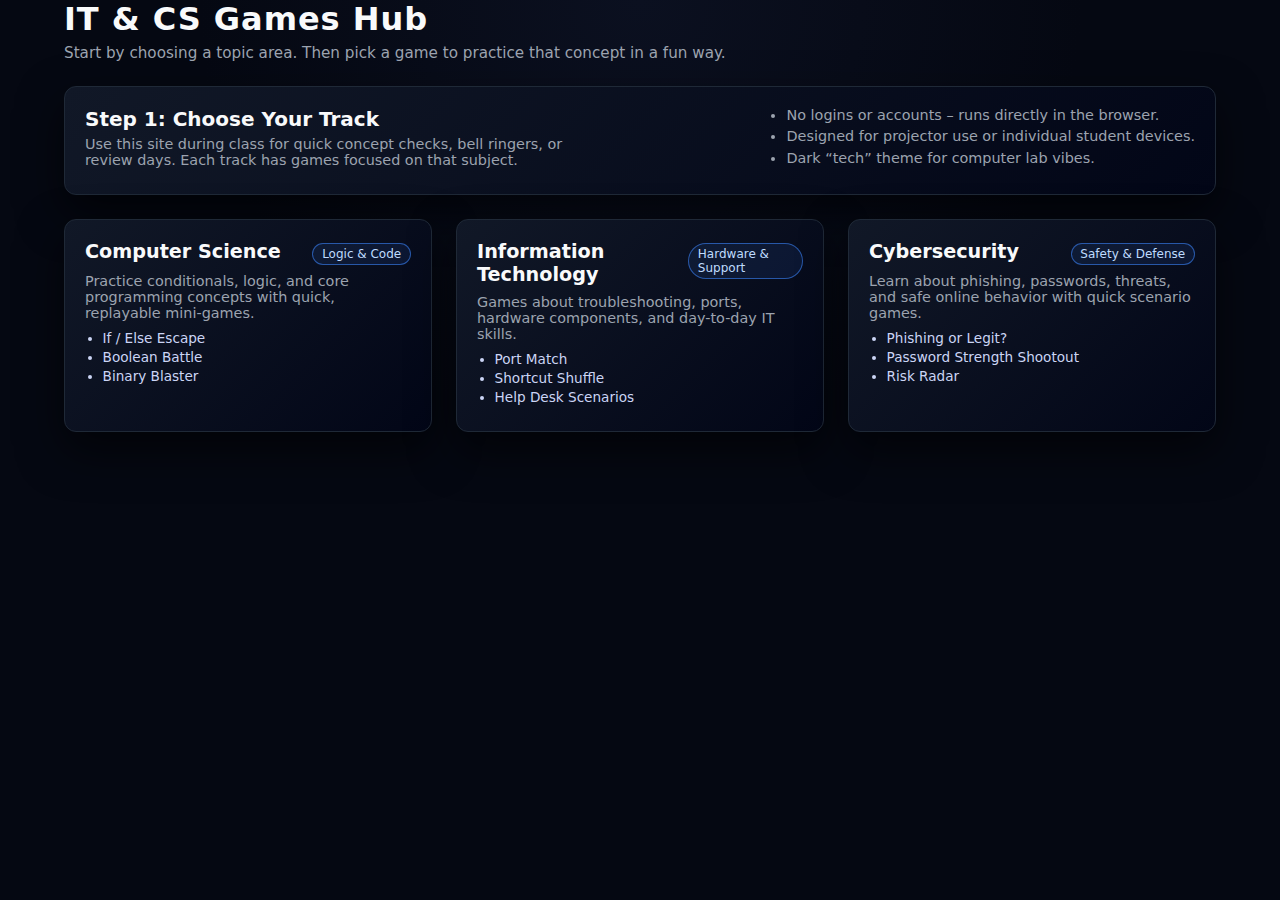
<file: index.html>
<!DOCTYPE html>
<html lang="en">
<head>
  <meta charset="UTF-8" />
  <meta name="viewport" content="width=device-width, initial-scale=1.0" />
  <title>IT & CS Games Hub</title>
  <link rel="stylesheet" href="style.css" />
</head>
<body class="cs-body">
  <main class="page-wrap">
    <!-- Top hero -->
    <header class="page-header">
      <div>
        <h1 class="page-title">IT &amp; CS Games Hub</h1>
        <p class="page-subtitle">
          Start by choosing a topic area. Then pick a game to practice that
          concept in a fun way.
        </p>
      </div>
    </header>

    <!-- Intro -->
    <section class="card hub-intro">
      <div class="hub-intro-text">
        <h2 class="card-title">Step 1: Choose Your Track</h2>
        <p class="card-subtitle">
          Use this site during class for quick concept checks, bell
          ringers, or review days. Each track has games focused on that
          subject.
        </p>
      </div>
      <ul class="hub-keypoints">
        <li>No logins or accounts – runs directly in the browser.</li>
        <li>Designed for projector use or individual student devices.</li>
        <li>Dark “tech” theme for computer lab vibes.</li>
      </ul>
    </section>

    <!-- Subject selection grid -->
    <section class="subject-grid">
      <!-- Computer Science -->
      <a href="cs_games.html" class="card subject-card">
        <div class="subject-card-header">
          <h2 class="subject-title">Computer Science</h2>
          <span class="subject-tag">Logic &amp; Code</span>
        </div>
        <p class="subject-text">
          Practice conditionals, logic, and core programming concepts with
          quick, replayable mini-games.
        </p>
        <ul class="subject-list">
          <li>If / Else Escape</li>
          <li>Boolean Battle</li>
          <li>Binary Blaster</li>
        </ul>
      </a>

      <!-- IT / Support -->
      <a href="it_games.html" class="card subject-card">
        <div class="subject-card-header">
          <h2 class="subject-title">Information Technology</h2>
          <span class="subject-tag">Hardware &amp; Support</span>
        </div>
        <p class="subject-text">
          Games about troubleshooting, ports, hardware components, and day-to-day
          IT skills.
        </p>
        <ul class="subject-list">
          <li>Port Match</li>
          <li>Shortcut Shuffle</li>
          <li>Help Desk Scenarios</li>
        </ul>
      </a>

      <!-- Cybersecurity -->
      <a href="cyber_games.html" class="card subject-card">
        <div class="subject-card-header">
          <h2 class="subject-title">Cybersecurity</h2>
          <span class="subject-tag">Safety &amp; Defense</span>
        </div>
        <p class="subject-text">
          Learn about phishing, passwords, threats, and safe online behavior
          with quick scenario games.
        </p>
        <ul class="subject-list">
          <li>Phishing or Legit?</li>
          <li>Password Strength Shootout</li>
          <li>Risk Radar</li>
        </ul>
      </a>
    </section>
  </main>

</body>
</html>
</file>
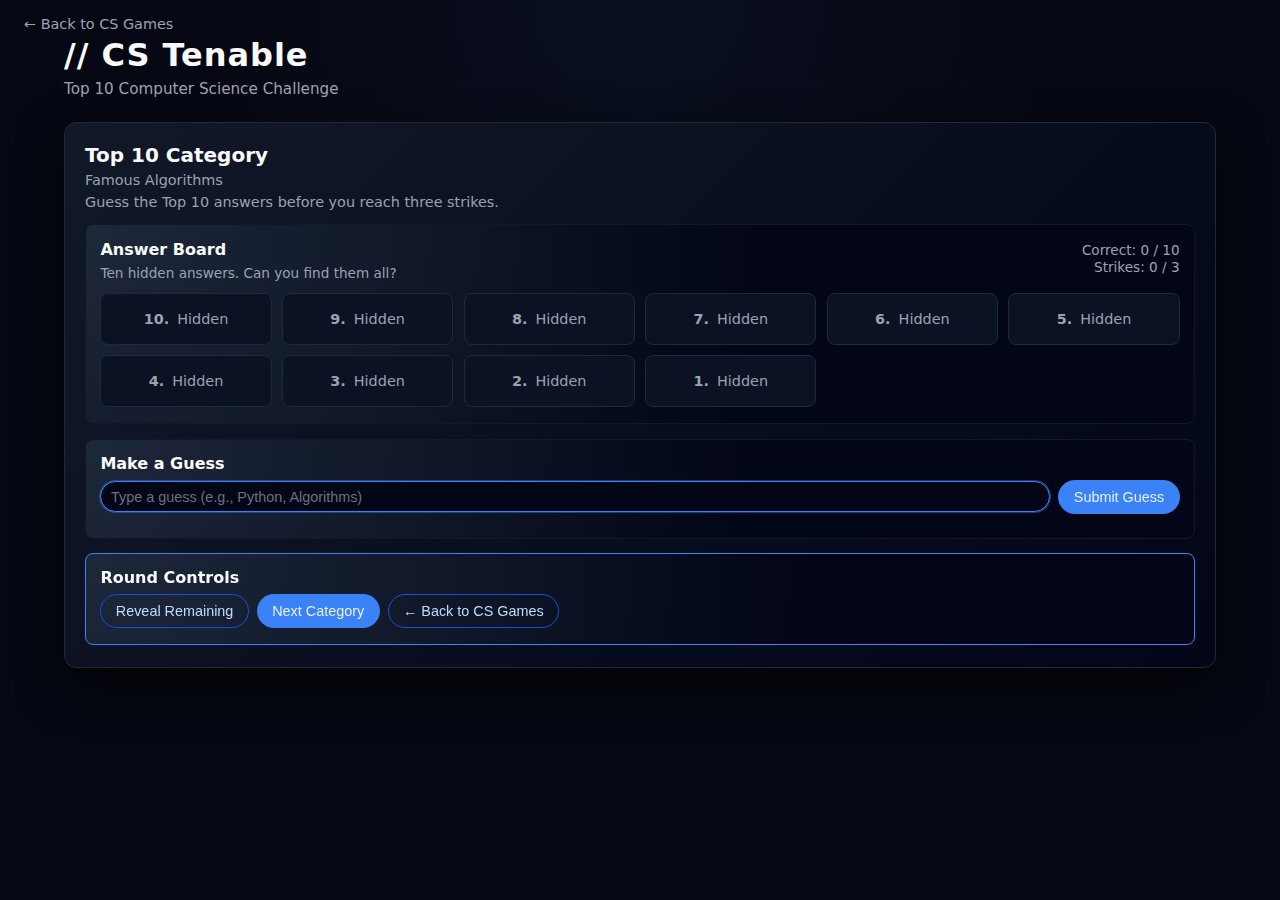
<file: cs-tenable.html>
<!DOCTYPE html>
<html lang="en">
<head>
  <meta charset="UTF-8" />
  <title>CS Tenable</title>
  <meta name="viewport" content="width=device-width, initial-scale=1.0" />
  <link rel="stylesheet" href="style.css" />
  <script defer src="cs-tenable.js"></script>
</head>
<body class="cs-body">
  <a href="cs_games.html" class="back-link">← Back to CS Games</a>

  <main class="page-wrap">
    <header class="page-header">
      <div>
        <h1 class="page-title">// CS Tenable</h1>
        <p class="page-subtitle">Top 10 Computer Science Challenge</p>
      </div>
    </header>

    <section class="card card-main">
      <header class="card-header">
        <h2 class="card-title">Top 10 Category</h2>
        <p class="card-subtitle" id="tenableCategoryTitle">Category Loading…</p>
        <p class="card-subtitle">
          Guess the Top 10 answers before you reach three strikes.
        </p>
      </header>

      <section class="sub-card">
        <div class="sub-card-header">
          <div>
            <h3 class="sub-card-title">Answer Board</h3>
            <p class="sub-card-meta">Ten hidden answers. Can you find them all?</p>
          </div>
          <div class="tenable-scoreboard">
            <p class="sub-card-meta">
              Correct: <span id="tenableCorrectCount">0</span> /
              <span id="tenableTotalCount">10</span>
            </p>
            <p class="sub-card-meta">
              Strikes: <span id="tenableStrikeCount">0</span> /
              <span id="tenableMaxStrikes">3</span>
            </p>
          </div>
        </div>
        <div id="tenableAnswerBoard" class="tenable-grid"></div>
      </section>

      <section class="sub-card">
        <h3 class="sub-card-title">Make a Guess</h3>
        <div class="form-row">
          <label for="tenableGuessInput" class="sr-only">Your guess</label>
          <input
            id="tenableGuessInput"
            type="text"
            class="input"
            placeholder="Type a guess (e.g., Python, Algorithms)"
            autocomplete="off"
          />
          <button id="tenableSubmitBtn" class="btn">Submit Guess</button>
        </div>
        <p id="tenableMessage" class="tenable-message"></p>
        <p id="tenableSummary" class="tenable-summary"></p>
      </section>

      <section class="sub-card sub-card-highlight">
        <h3 class="sub-card-title">Round Controls</h3>
        <div class="button-row">
          <button id="tenableRevealBtn" class="btn btn-outline">Reveal Remaining</button>
          <button id="tenableNextBtn" class="btn">Next Category</button>
          <button id="tenableBackBtn" class="btn btn-outline">← Back to CS Games</button>
        </div>
      </section>
    </section>
  </main>
</body>
</html>
</file>
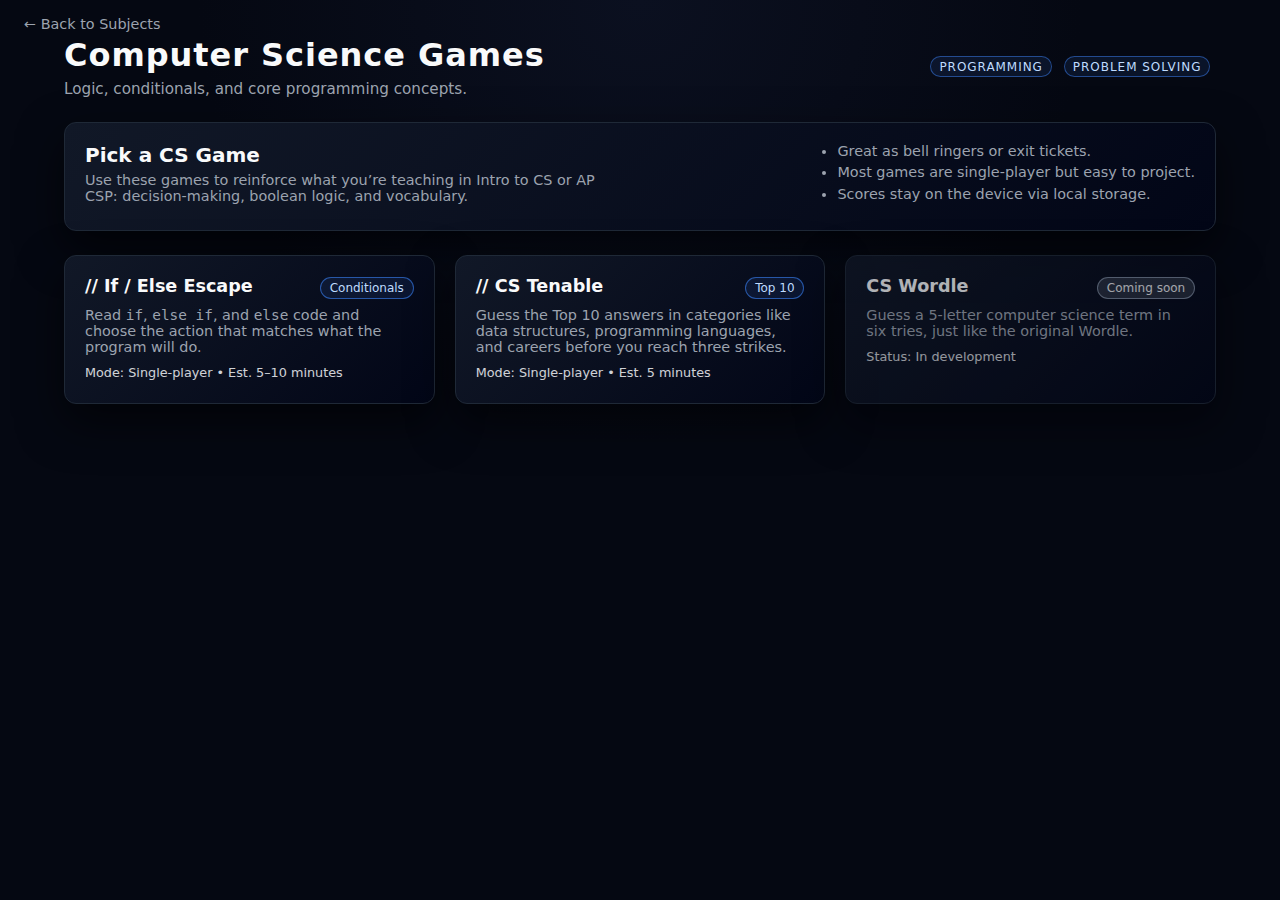
<file: cs_games.html>
<!DOCTYPE html>
<html lang="en">
<head>
  <meta charset="UTF-8" />
  <title>Computer Science Games</title>
  <link rel="stylesheet" href="style.css" />
</head>
<body class="cs-body">
  <a href="index.html" class="back-link">← Back to Subjects</a>

  <main class="page-wrap">
    <header class="page-header">
      <div>
        <h1 class="page-title">Computer Science Games</h1>
        <p class="page-subtitle">
          Logic, conditionals, and core programming concepts.
        </p>
      </div>
      <div class="hub-meta">
        <span class="tag">Programming</span>
        <span class="tag">Problem Solving</span>
      </div>
    </header>

    <section class="card hub-intro">
      <div class="hub-intro-text">
        <h2 class="card-title">Pick a CS Game</h2>
        <p class="card-subtitle">
          Use these games to reinforce what you’re teaching in Intro to CS or
          AP CSP: decision-making, boolean logic, and vocabulary.
        </p>
      </div>
      <ul class="hub-keypoints">
        <li>Great as bell ringers or exit tickets.</li>
        <li>Most games are single-player but easy to project.</li>
        <li>Scores stay on the device via local storage.</li>
      </ul>
    </section>

    <section class="game-grid">
      <!-- If / Else Escape (ACTIVE) -->
      <a href="if_else_escape.html" class="card game-card">
        <div class="game-card-header">
          <h2 class="game-card-title">// If / Else Escape</h2>
          <span class="game-tag">Conditionals</span>
        </div>
        <p class="game-card-text">
          Read <code>if</code>, <code>else if</code>, and <code>else</code> code
          and choose the action that matches what the program will do.
        </p>
        <p class="game-card-meta">Mode: Single-player • Est. 5–10 minutes</p>
      </a>

      <!-- CS Tenable (ACTIVE) -->
      <a href="cs-tenable.html" class="card game-card">
        <div class="game-card-header">
          <h2 class="game-card-title">// CS Tenable</h2>
          <span class="game-tag">Top 10</span>
        </div>
        <p class="game-card-text">
          Guess the Top 10 answers in categories like data structures,
          programming languages, and careers before you reach three strikes.
        </p>
        <p class="game-card-meta">Mode: Single-player • Est. 5 minutes</p>
      </a>
      <!-- CS Wordle (placeholder) -->
      <div class="card game-card game-card-disabled">
        <div class="game-card-header">
          <h2 class="game-card-title">CS Wordle</h2>
          <span class="game-tag game-tag-disabled">Coming soon</span>
        </div>
        <p class="game-card-text">
          Guess a 5-letter computer science term in six tries, just like the
          original Wordle.
        </p>
        <p class="game-card-meta">Status: In development</p>
      </div>
    </section>
  </main>
</body>
</html>
</file>
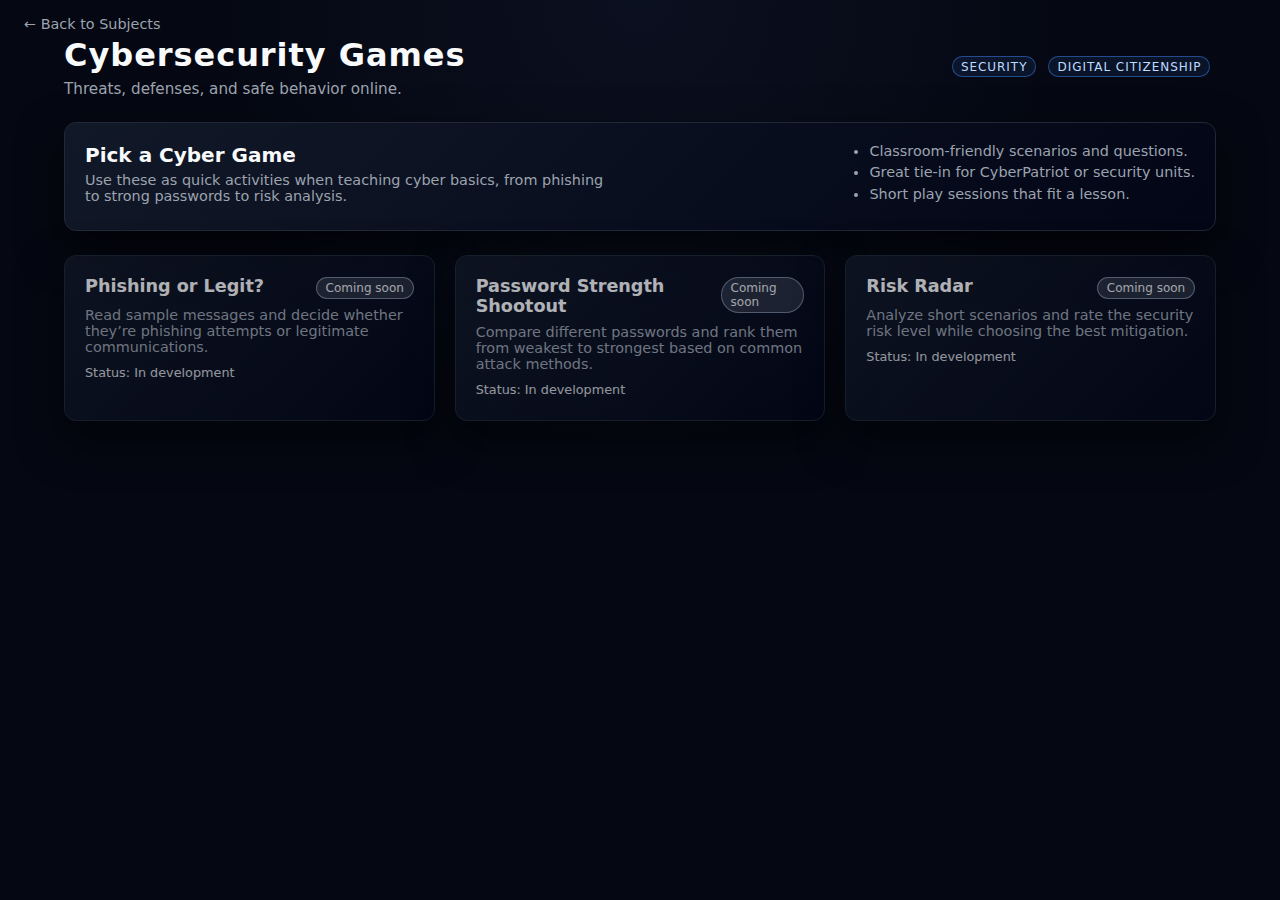
<file: cyber_games.html>
<!DOCTYPE html>
<html lang="en">
<head>
  <meta charset="UTF-8" />
  <title>Cybersecurity Games</title>
  <link rel="stylesheet" href="style.css" />
</head>
<body class="cs-body">
  <a href="index.html" class="back-link">← Back to Subjects</a>

  <main class="page-wrap">
    <header class="page-header">
      <div>
        <h1 class="page-title">Cybersecurity Games</h1>
        <p class="page-subtitle">
          Threats, defenses, and safe behavior online.
        </p>
      </div>
      <div class="hub-meta">
        <span class="tag">Security</span>
        <span class="tag">Digital Citizenship</span>
      </div>
    </header>

    <section class="card hub-intro">
      <div class="hub-intro-text">
        <h2 class="card-title">Pick a Cyber Game</h2>
        <p class="card-subtitle">
          Use these as quick activities when teaching cyber basics, from
          phishing to strong passwords to risk analysis.
        </p>
      </div>
      <ul class="hub-keypoints">
        <li>Classroom-friendly scenarios and questions.</li>
        <li>Great tie-in for CyberPatriot or security units.</li>
        <li>Short play sessions that fit a lesson.</li>
      </ul>
    </section>

    <section class="game-grid">
      <!-- Phishing game -->
      <div class="card game-card game-card-disabled">
        <div class="game-card-header">
          <h2 class="game-card-title">Phishing or Legit?</h2>
          <span class="game-tag game-tag-disabled">Coming soon</span>
        </div>
        <p class="game-card-text">
          Read sample messages and decide whether they’re phishing attempts or
          legitimate communications.
        </p>
        <p class="game-card-meta">Status: In development</p>
      </div>

      <!-- Password game -->
      <div class="card game-card game-card-disabled">
        <div class="game-card-header">
          <h2 class="game-card-title">Password Strength Shootout</h2>
          <span class="game-tag game-tag-disabled">Coming soon</span>
        </div>
        <p class="game-card-text">
          Compare different passwords and rank them from weakest to strongest
          based on common attack methods.
        </p>
        <p class="game-card-meta">Status: In development</p>
      </div>

      <!-- Risk game -->
      <div class="card game-card game-card-disabled">
        <div class="game-card-header">
          <h2 class="game-card-title">Risk Radar</h2>
          <span class="game-tag game-tag-disabled">Coming soon</span>
        </div>
        <p class="game-card-text">
          Analyze short scenarios and rate the security risk level while
          choosing the best mitigation.
        </p>
        <p class="game-card-meta">Status: In development</p>
      </div>
    </section>
  </main>
</body>
</html>
</file>
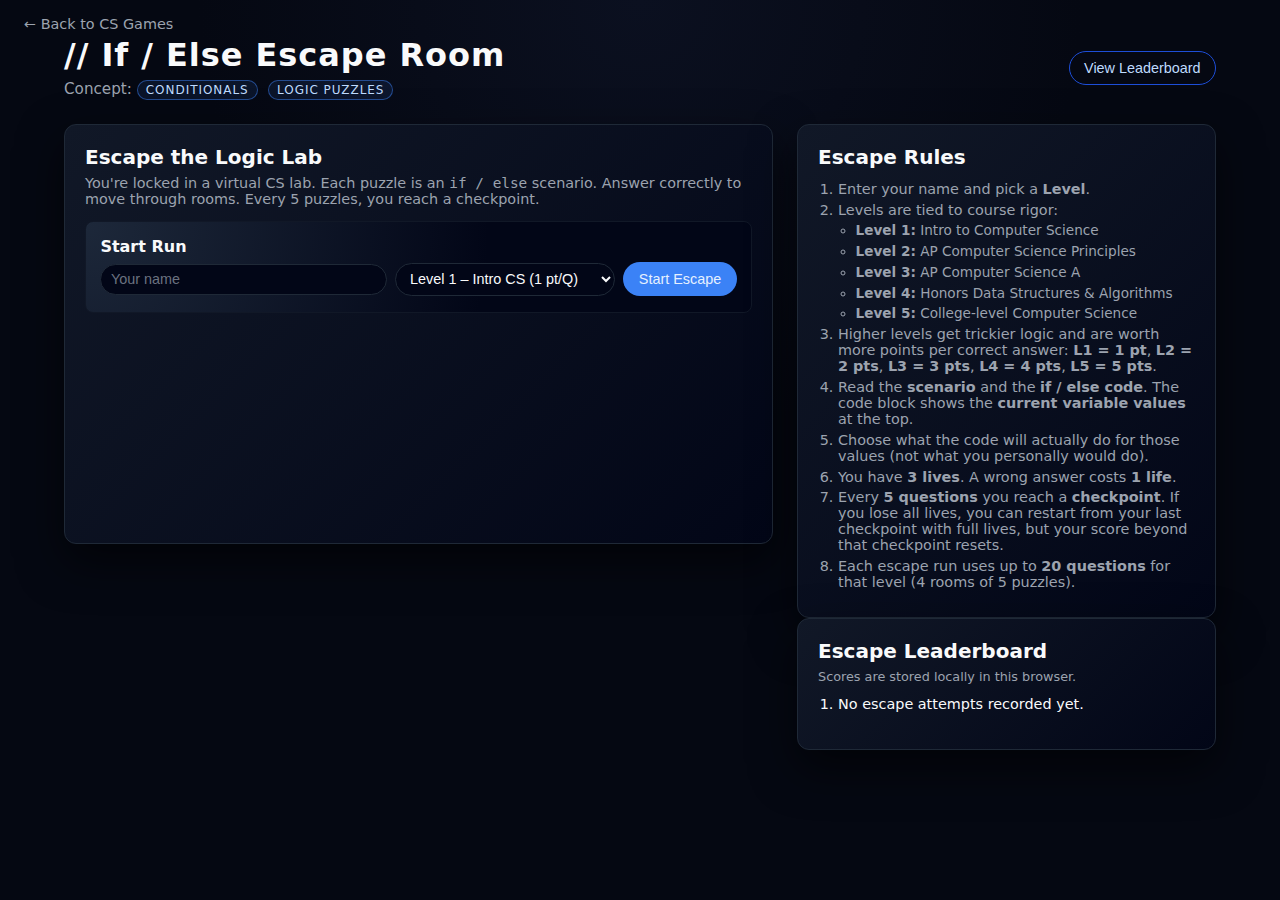
<file: if_else_escape.html>
<!DOCTYPE html>
<html lang="en">
<head>
  <meta charset="UTF-8" />
  <title>If / Else Escape Room</title>
  <link rel="stylesheet" href="style.css" />
  <script defer src="if_else_escape.js"></script>
</head>
<body class="cs-body">
  <a href="cs_games.html" class="back-link">← Back to CS Games</a>

  <main class="page-wrap">
    <!-- Top title + concept tag -->
    <header class="page-header">
      <div>
        <h1 class="page-title">// If / Else Escape Room</h1>
        <p class="page-subtitle">
          Concept: <span class="tag">Conditionals</span>
          <span class="tag">Logic Puzzles</span>
        </p>
      </div>

      <button id="openLeaderboardBtn" class="btn btn-outline">
        View Leaderboard
      </button>
    </header>

    <!-- Main 2-column layout -->
    <section class="layout-grid">
      <!-- LEFT: Game card -->
      <section class="card card-main">
        <header class="card-header">
          <h2 class="card-title">Escape the Logic Lab</h2>
          <p class="card-subtitle">
            You're locked in a virtual CS lab. Each puzzle is an
            <code>if / else</code> scenario. Answer correctly to move through
            rooms. Every 5 puzzles, you reach a checkpoint.
          </p>
        </header>

        <!-- Start game box -->
        <div class="sub-card">
          <h3 class="sub-card-title">Start Run</h3>
          <div class="form-row">
            <label for="playerName" class="sr-only">Player name</label>
            <input
              type="text"
              id="playerName"
              class="input"
              placeholder="Your name"
            />

            <label for="levelSelect" class="sr-only">Level</label>
            <select id="levelSelect" class="input" style="max-width: 220px;">
              <option value="1">Level 1 – Intro CS (1 pt/Q)</option>
              <option value="2">Level 2 – AP CSP (2 pts/Q)</option>
              <option value="3">Level 3 – AP CSA (3 pts/Q)</option>
              <option value="4">Level 4 – Honors DSA (4 pts/Q)</option>
              <option value="5">Level 5 – College CS (5 pts/Q)</option>
            </select>

            <button id="startGameBtn" class="btn">Start Escape</button>
          </div>
        </div>

        <!-- Question / play area -->
        <div id="gameArea" class="sub-card" hidden>
          <div class="sub-card-header">
            <h3 class="sub-card-title" id="levelInfo">
              Level 1 – Room 1
            </h3>
            <p class="sub-card-meta">
              Question: <span id="questionCounter">1 / 20</span>
            </p>
            <p class="sub-card-meta">
              Score: <span id="scoreDisplay">0</span>
            </p>
            <p class="sub-card-meta">
              Lives: <span id="livesDisplay">❤❤❤</span>
            </p>
            <p class="sub-card-meta">
              Checkpoint: <span id="checkpointDisplay">None yet</span>
            </p>
          </div>

          <p id="scenarioText" class="scenario-text">
            <!-- scenario text injected by JS -->
          </p>

          <pre id="codeSnippet" class="code-block">
<!-- code snippet injected by JS -->
</pre>

          <div id="choiceButtons" class="button-row">
            <!-- choice buttons injected by JS -->
          </div>

          <button id="nextQuestionBtn" class="btn btn-small" disabled>
            Next Puzzle
          </button>
        </div>

        <!-- Game over / escape screen -->
        <div id="gameOver" class="sub-card sub-card-highlight" hidden>
          <h3 class="sub-card-title" id="gameOverTitle">Game Over</h3>
          <p id="gameOverMessage">You escaped the lab!</p>
          <p>Player: <span id="finalPlayerName">—</span></p>
          <p>Level: <span id="finalLevel">—</span></p>
          <p>Final Score: <span id="finalScore">0</span></p>

          <div class="button-row">
            <button id="continueCheckpointBtn" class="btn" hidden>
              Continue from Checkpoint
            </button>
            <button id="saveScoreBtn" class="btn">
              Save Score to Leaderboard
            </button>
            <button id="playAgainBtn" class="btn btn-outline">
              Restart Level
            </button>
          </div>
        </div>
      </section>

      <!-- RIGHT: Directions + Leaderboard -->
      <aside class="sidebar">
        <!-- Directions -->
        <section class="card">
          <header class="card-header">
            <h2 class="card-title">Escape Rules</h2>
          </header>
          <ol class="info-list">
            <li>Enter your name and pick a <strong>Level</strong>.</li>
            <li>
              Levels are tied to course rigor:
              <ul style="margin-top:0.25rem; padding-left:1.1rem; font-size:0.85rem;">
                <li><strong>Level 1:</strong> Intro to Computer Science</li>
                <li><strong>Level 2:</strong> AP Computer Science Principles</li>
                <li><strong>Level 3:</strong> AP Computer Science A</li>
                <li><strong>Level 4:</strong> Honors Data Structures &amp; Algorithms</li>
                <li><strong>Level 5:</strong> College-level Computer Science</li>
              </ul>
            </li>
            <li>
              Higher levels get trickier logic and are worth more points per
              correct answer:
              <strong>L1 = 1 pt</strong>,
              <strong>L2 = 2 pts</strong>,
              <strong>L3 = 3 pts</strong>,
              <strong>L4 = 4 pts</strong>,
              <strong>L5 = 5 pts</strong>.
            </li>
            <li>
              Read the <strong>scenario</strong> and the
              <strong>if / else code</strong>. The code block shows the
              <strong>current variable values</strong> at the top.
            </li>
            <li>
              Choose what the code will actually do for those values (not what
              you personally would do).
            </li>
            <li>
              You have <strong>3 lives</strong>. A wrong answer costs
              <strong>1 life</strong>.
            </li>
            <li>
              Every <strong>5 questions</strong> you reach a
              <strong>checkpoint</strong>. If you lose all lives, you can
              restart from your last checkpoint with full lives, but your score
              beyond that checkpoint resets.
            </li>
            <li>
              Each escape run uses up to <strong>20 questions</strong> for that
              level (4 rooms of 5 puzzles).
            </li>
          </ol>
        </section>

        <!-- Leaderboard card (NO clear button here) -->
        <section class="card" id="leaderboardCard">
          <header class="card-header">
            <h2 class="card-title">Escape Leaderboard</h2>
            <p class="card-subtitle small">
              Scores are stored locally in this browser.
            </p>
          </header>

          <ol id="leaderboardList" class="leaderboard-list">
            <!-- Filled by JS -->
          </ol>
        </section>
      </aside>
    </section>
  </main>
</body>
</html>
</file>
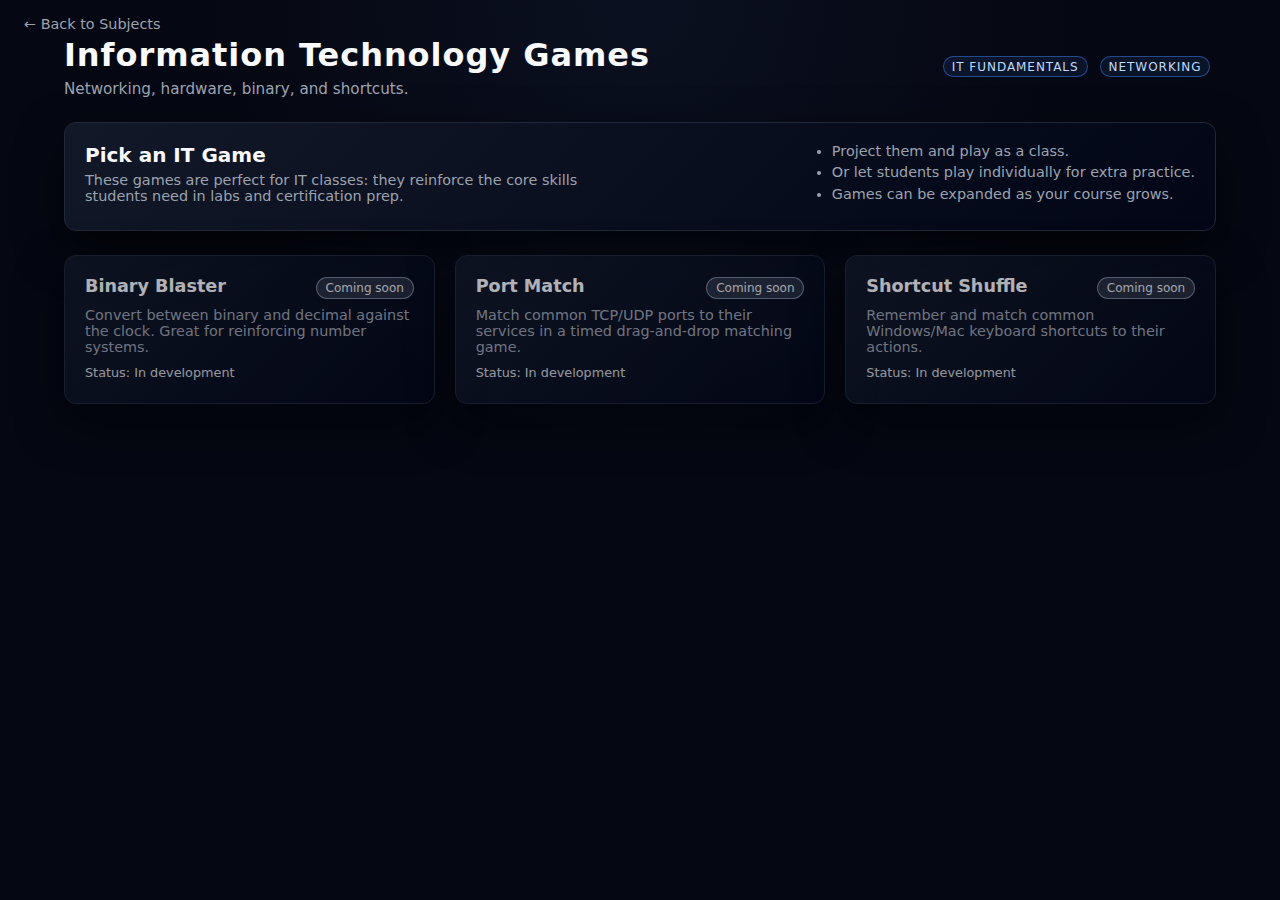
<file: it_games.html>
<!DOCTYPE html>
<html lang="en">
<head>
  <meta charset="UTF-8" />
  <title>Information Technology Games</title>
  <link rel="stylesheet" href="style.css" />
</head>
<body class="cs-body">
  <a href="index.html" class="back-link">← Back to Subjects</a>

  <main class="page-wrap">
    <header class="page-header">
      <div>
        <h1 class="page-title">Information Technology Games</h1>
        <p class="page-subtitle">
          Networking, hardware, binary, and shortcuts.
        </p>
      </div>
      <div class="hub-meta">
        <span class="tag">IT Fundamentals</span>
        <span class="tag">Networking</span>
      </div>
    </header>

    <section class="card hub-intro">
      <div class="hub-intro-text">
        <h2 class="card-title">Pick an IT Game</h2>
        <p class="card-subtitle">
          These games are perfect for IT classes: they reinforce the core
          skills students need in labs and certification prep.
        </p>
      </div>
      <ul class="hub-keypoints">
        <li>Project them and play as a class.</li>
        <li>Or let students play individually for extra practice.</li>
        <li>Games can be expanded as your course grows.</li>
      </ul>
    </section>

    <section class="game-grid">
      <!-- Binary Blaster (placeholder) -->
      <div class="card game-card game-card-disabled">
        <div class="game-card-header">
          <h2 class="game-card-title">Binary Blaster</h2>
          <span class="game-tag game-tag-disabled">Coming soon</span>
        </div>
        <p class="game-card-text">
          Convert between binary and decimal against the clock. Great for
          reinforcing number systems.
        </p>
        <p class="game-card-meta">Status: In development</p>
      </div>

      <!-- Port Match (placeholder) -->
      <div class="card game-card game-card-disabled">
        <div class="game-card-header">
          <h2 class="game-card-title">Port Match</h2>
          <span class="game-tag game-tag-disabled">Coming soon</span>
        </div>
        <p class="game-card-text">
          Match common TCP/UDP ports to their services in a timed drag-and-drop
          matching game.
        </p>
        <p class="game-card-meta">Status: In development</p>
      </div>

      <!-- Shortcut Shuffle (placeholder) -->
      <div class="card game-card game-card-disabled">
        <div class="game-card-header">
          <h2 class="game-card-title">Shortcut Shuffle</h2>
          <span class="game-tag game-tag-disabled">Coming soon</span>
        </div>
        <p class="game-card-text">
          Remember and match common Windows/Mac keyboard shortcuts to their
          actions.
        </p>
        <p class="game-card-meta">Status: In development</p>
      </div>
    </section>
  </main>
</body>
</html>
</file>
<file: style.css>
/* ==== GLOBAL ==== */

:root {
  --bg: #050812;
  --bg-elevated: #111827;
  --bg-sub: #020617;
  --accent: #3b82f6;
  --accent-soft: rgba(59, 130, 246, 0.1);
  --danger: #f97373;
  --text-main: #f9fafb;
  --text-muted: #9ca3af;
  --border-subtle: #1f2937;
  --radius-lg: 12px;
  --radius-sm: 8px;
  --shadow-soft: 0 18px 45px rgba(0, 0, 0, 0.6);
  --transition-fast: 160ms ease-out;
  --font-body: system-ui, -apple-system, BlinkMacSystemFont, "Segoe UI",
    sans-serif;
}

*,
*::before,
*::after {
  box-sizing: border-box;
}

body.cs-body {
  margin: 0;
  min-height: 100vh;
  font-family: var(--font-body);
  background: radial-gradient(circle at top, #0b1020 0, var(--bg) 40%);
  color: var(--text-main);
}

.sr-only {
  position: absolute;
  width: 1px;
  height: 1px;
  padding: 0;
  margin: -1px;
  overflow: hidden;
  clip: rect(0, 0, 0, 0);
  border: 0;
  white-space: nowrap;
}

/* ==== LAYOUT WRAPPERS ==== */

.back-link {
  display: inline-block;
  margin: 1rem 1.5rem 0.25rem;
  color: var(--text-muted);
  text-decoration: none;
  font-size: 0.9rem;
}

.back-link:hover {
  color: var(--accent);
}

.page-wrap {
  max-width: 1200px;
  margin: 0 auto 3rem;
  padding: 0 1.5rem 3rem;
}

.page-header {
  display: flex;
  justify-content: space-between;
  align-items: center;
  gap: 1.5rem;
  margin-bottom: 1.5rem;
  flex-wrap: wrap;
}

.page-title {
  margin: 0;
  font-size: 2rem;
  letter-spacing: 0.03em;
}

.page-subtitle {
  margin: 0.35rem 0 0;
  font-size: 0.95rem;
  color: var(--text-muted);
}

/* tags */

.tag {
  display: inline-flex;
  align-items: center;
  gap: 0.25rem;
  padding: 0.15rem 0.5rem;
  margin-right: 0.35rem;
  border-radius: 999px;
  font-size: 0.75rem;
  text-transform: uppercase;
  letter-spacing: 0.08em;
  background: var(--accent-soft);
  color: #bfdbfe;
  border: 1px solid rgba(59, 130, 246, 0.5);
}

/* grid for game page main content */
.layout-grid {
  display: grid;
  grid-template-columns: minmax(0, 2.2fr) minmax(0, 1.3fr);
  gap: 1.5rem;
  align-items: flex-start;
}

/* for narrow screens */
@media (max-width: 980px) {
  .layout-grid {
    grid-template-columns: minmax(0, 1fr);
  }

  .page-header {
    align-items: flex-start;
  }
}

/* ==== CARDS ==== */

.card {
  background: linear-gradient(135deg, var(--bg-elevated), #020617);
  border-radius: var(--radius-lg);
  border: 1px solid var(--border-subtle);
  box-shadow: var(--shadow-soft);
  padding: 1.25rem 1.25rem 1.4rem;
}

.card-main {
  min-height: 420px;
}

.card-header {
  margin-bottom: 0.75rem;
}

.card-title {
  margin: 0;
  font-size: 1.25rem;
}

.card-subtitle {
  margin: 0.35rem 0 0;
  font-size: 0.9rem;
  color: var(--text-muted);
}

.card-subtitle.small {
  font-size: 0.8rem;
}

/* smaller boxes inside main card */
.sub-card {
  background: radial-gradient(circle at top left, #1d283a 0, #020617 60%);
  border-radius: var(--radius-sm);
  border: 1px solid #111827;
  padding: 0.9rem 0.9rem 1rem;
  margin-top: 0.9rem;
}

.sub-card-highlight {
  border-color: var(--accent);
  background: radial-gradient(circle at top left, #1d283a 0, #020617 65%);
}

.sub-card-header {
  display: flex;
  justify-content: space-between;
  gap: 1rem;
  align-items: baseline;
  margin-bottom: 0.5rem;
}

.sub-card-title {
  margin: 0 0 0.4rem;
  font-size: 1rem;
}

.sub-card-meta {
  margin: 0;
  font-size: 0.85rem;
  color: var(--text-muted);
}

/* ==== TEXT & CODE ==== */

.scenario-text {
  margin: 0 0 0.5rem;
  font-size: 0.95rem;
}

.code-block {
  margin: 0 0 0.9rem;
  padding: 0.6rem 0.7rem;
  border-radius: var(--radius-sm);
  background: #020617;
  border: 1px solid #111827;
  font-size: 0.9rem;
  overflow-x: auto;
}

/* ==== BUTTONS & INPUTS ==== */

.btn {
  display: inline-flex;
  align-items: center;
  justify-content: center;
  padding: 0.5rem 0.9rem;
  border-radius: 999px;
  border: 1px solid transparent;
  background: var(--accent);
  color: #e5f0ff;
  font-size: 0.9rem;
  font-weight: 500;
  cursor: pointer;
  transition: transform var(--transition-fast),
    box-shadow var(--transition-fast), background var(--transition-fast),
    border-color var(--transition-fast), color var(--transition-fast);
  white-space: nowrap;
}

.btn:hover {
  transform: translateY(-1px);
  box-shadow: 0 10px 25px rgba(37, 99, 235, 0.45);
}

.btn:disabled {
  opacity: 0.4;
  cursor: default;
  box-shadow: none;
  transform: none;
}

.btn-outline {
  background: transparent;
  color: #bfdbfe;
  border-color: #1d4ed8;
}

.btn-outline:hover {
  background: rgba(59, 130, 246, 0.18);
}

.btn-small {
  padding: 0.35rem 0.7rem;
  font-size: 0.8rem;
}

.btn-danger {
  background: rgba(239, 68, 68, 0.2);
  border-color: rgba(248, 113, 113, 0.8);
  color: #fecaca;
}

.btn-danger:hover {
  background: rgba(239, 68, 68, 0.35);
}

.btn-choice {
  flex: 1 1 0;
}

/* generic rows */

.form-row {
  display: flex;
  gap: 0.5rem;
  flex-wrap: wrap;
  align-items: center;
}

.button-row {
  display: flex;
  gap: 0.5rem;
  flex-wrap: wrap;
}

/* INPUTS */

.input {
  flex: 1 1 120px;
  min-width: 0;
  padding: 0.4rem 0.6rem;
  border-radius: 999px;
  border: 1px solid #1f2937;
  background: #020617;
  color: var(--text-main);
  font-size: 0.9rem;
}

.input::placeholder {
  color: #6b7280;
}

.input:focus {
  outline: none;
  border-color: var(--accent);
  box-shadow: 0 0 0 1px rgba(59, 130, 246, 0.4);
}

/* ==== INFO LISTS & LEADERBOARD ==== */

.info-list {
  margin: 0.5rem 0 0;
  padding-left: 1.25rem;
  font-size: 0.9rem;
  color: var(--text-muted);
}

.info-list li {
  margin-bottom: 0.3rem;
}

.leaderboard-list {
  list-style: decimal;
  margin: 0.4rem 0 0.7rem;
  padding-left: 1.25rem;
  max-height: 280px;
  overflow-y: auto;
  font-size: 0.9rem;
}

.leaderboard-list li {
  margin-bottom: 0.2rem;
  color: var(--text-main);
}

.leaderboard-list span {
  color: var(--text-muted);
  font-size: 0.85rem;
}

/* ==== CS TENABLE ==== */

.tenable-scoreboard {
  display: flex;
  flex-direction: column;
  align-items: flex-end;
  gap: 0.1rem;
  text-align: right;
}

.tenable-grid {
  display: grid;
  grid-template-columns: repeat(auto-fit, minmax(160px, 1fr));
  gap: 0.65rem;
  margin-top: 0.75rem;
}

.tenable-slot {
  display: flex;
  align-items: center;
  justify-content: center;
  gap: 0.5rem;
  padding: 0.65rem 0.75rem;
  min-height: 52px;
  border-radius: var(--radius-sm);
  border: 1px solid #1f2937;
  background: #0b1224;
  color: var(--text-muted);
  font-size: 0.9rem;
  text-align: center;
}

.tenable-slot.revealed {
  border-style: solid;
  border-color: rgba(34, 197, 94, 0.7);
  background: rgba(34, 197, 94, 0.2);
  color: var(--text-main);
  font-weight: 600;
}

.tenable-slot-index {
  font-weight: 600;
  color: var(--text-muted);
}

.tenable-message,
.tenable-summary {
  margin: 0.5rem 0 0;
  font-size: 0.9rem;
  color: var(--text-muted);
}

.tenable-message.success {
  color: #86efac;
}

.tenable-message.warning {
  color: #fca5a5;
}

.tenable-message.info,
.tenable-summary.info {
  color: #bfdbfe;
}

/* ==== HUB (HOME PAGE) STYLES ==== */

.hub-meta {
  display: flex;
  gap: 0.4rem;
  flex-wrap: wrap;
}

.hub-intro {
  display: flex;
  justify-content: space-between;
  align-items: flex-start;
  gap: 1.5rem;
  margin-bottom: 1.5rem;
  flex-wrap: wrap;
}

.hub-intro-text {
  max-width: 520px;
}

.hub-keypoints {
  margin: 0;
  padding-left: 1.1rem;
  font-size: 0.9rem;
  color: var(--text-muted);
}

.hub-keypoints li {
  margin-bottom: 0.35rem;
}

/* game cards grid */
.game-grid {
  display: grid;
  grid-template-columns: repeat(auto-fit, minmax(230px, 1fr));
  gap: 1.25rem;
}

/* each game card */
.game-card {
  position: relative;
  text-decoration: none;
  color: inherit;
  transition: transform var(--transition-fast), box-shadow var(--transition-fast),
    border-color var(--transition-fast), background var(--transition-fast);
}

.game-card:hover {
  transform: translateY(-4px);
  box-shadow: 0 22px 60px rgba(15, 23, 42, 0.9);
  border-color: var(--accent);
}

.game-card-header {
  display: flex;
  justify-content: space-between;
  gap: 0.75rem;
  align-items: baseline;
  margin-bottom: 0.5rem;
}

.game-card-title {
  margin: 0;
  font-size: 1.1rem;
}

.game-card-text {
  margin: 0.35rem 0 0.65rem;
  font-size: 0.9rem;
  color: var(--text-muted);
}

.game-card-meta {
  margin: 0;
  font-size: 0.8rem;
  color: #e5e7eb;
  opacity: 0.9;
}

.game-tag {
  font-size: 0.75rem;
  padding: 0.2rem 0.55rem;
  border-radius: 999px;
  background: var(--accent-soft);
  border: 1px solid rgba(59, 130, 246, 0.6);
  color: #bfdbfe;
}

.game-card-disabled {
  cursor: default;
  opacity: 0.7;
}

.game-card-disabled:hover {
  transform: none;
  box-shadow: var(--shadow-soft);
  border-color: var(--border-subtle);
}

.game-tag-disabled {
  background: rgba(148, 163, 184, 0.22);
  border-color: rgba(148, 163, 184, 0.7);
  color: #e5e7eb;
}

/* ==== SUBJECT SELECTION (INDEX PAGE) ==== */

.subject-grid {
  display: grid;
  grid-template-columns: repeat(auto-fit, minmax(260px, 1fr));
  gap: 1.5rem;
}

.subject-card {
  text-decoration: none;
  color: inherit;
  transition: transform var(--transition-fast), box-shadow var(--transition-fast),
    border-color var(--transition-fast), background var(--transition-fast);
}

.subject-card:hover {
  transform: translateY(-4px);
  box-shadow: 0 22px 60px rgba(15, 23, 42, 0.9);
  border-color: var(--accent);
}

.subject-card-header {
  display: flex;
  justify-content: space-between;
  gap: 0.75rem;
  align-items: baseline;
  margin-bottom: 0.5rem;
}

.subject-title {
  margin: 0;
  font-size: 1.2rem;
}

.subject-tag {
  font-size: 0.75rem;
  padding: 0.2rem 0.55rem;
  border-radius: 999px;
  background: var(--accent-soft);
  border: 1px solid rgba(59, 130, 246, 0.6);
  color: #bfdbfe;
}

.subject-text {
  margin: 0.35rem 0 0.55rem;
  font-size: 0.9rem;
  color: var(--text-muted);
}

.subject-list {
  margin: 0;
  padding-left: 1.1rem;
  font-size: 0.85rem;
  color: #cbd5f5;
}

.subject-list li {
  margin-bottom: 0.2rem;
}
</file>
